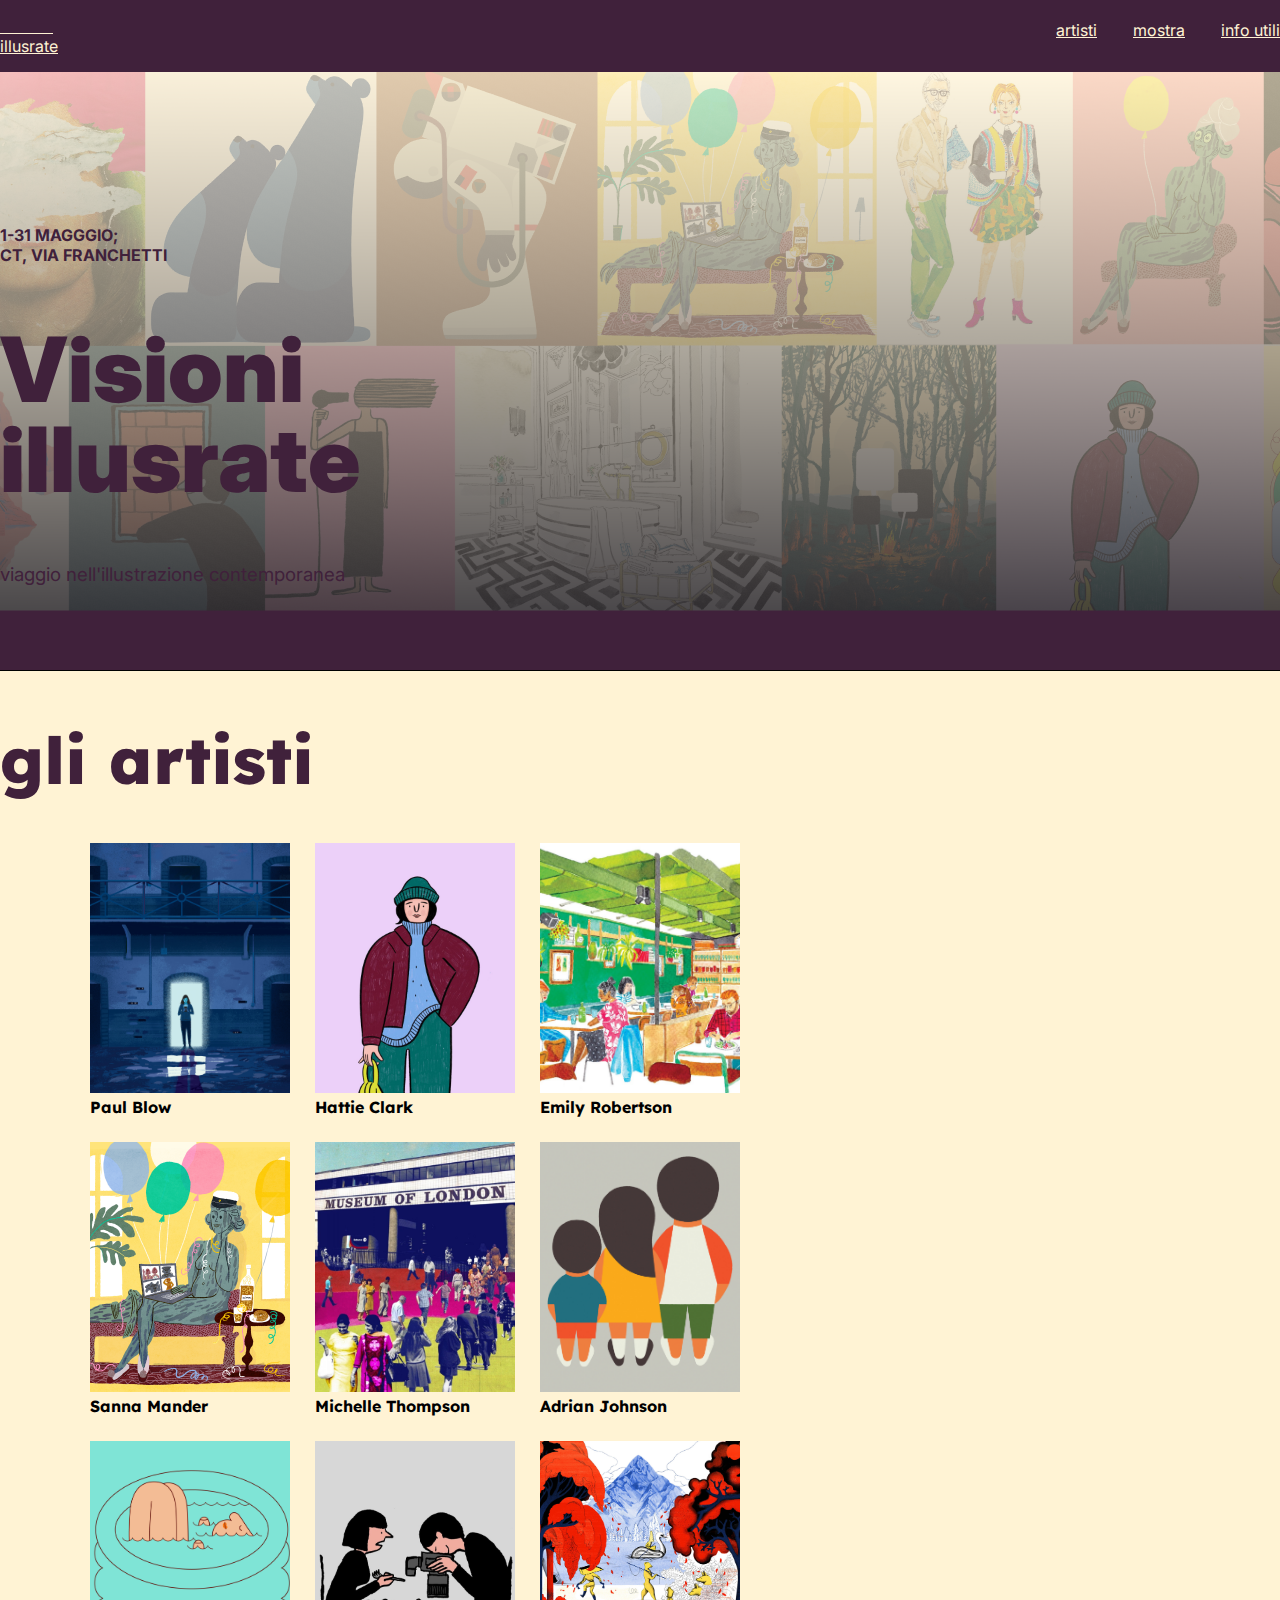
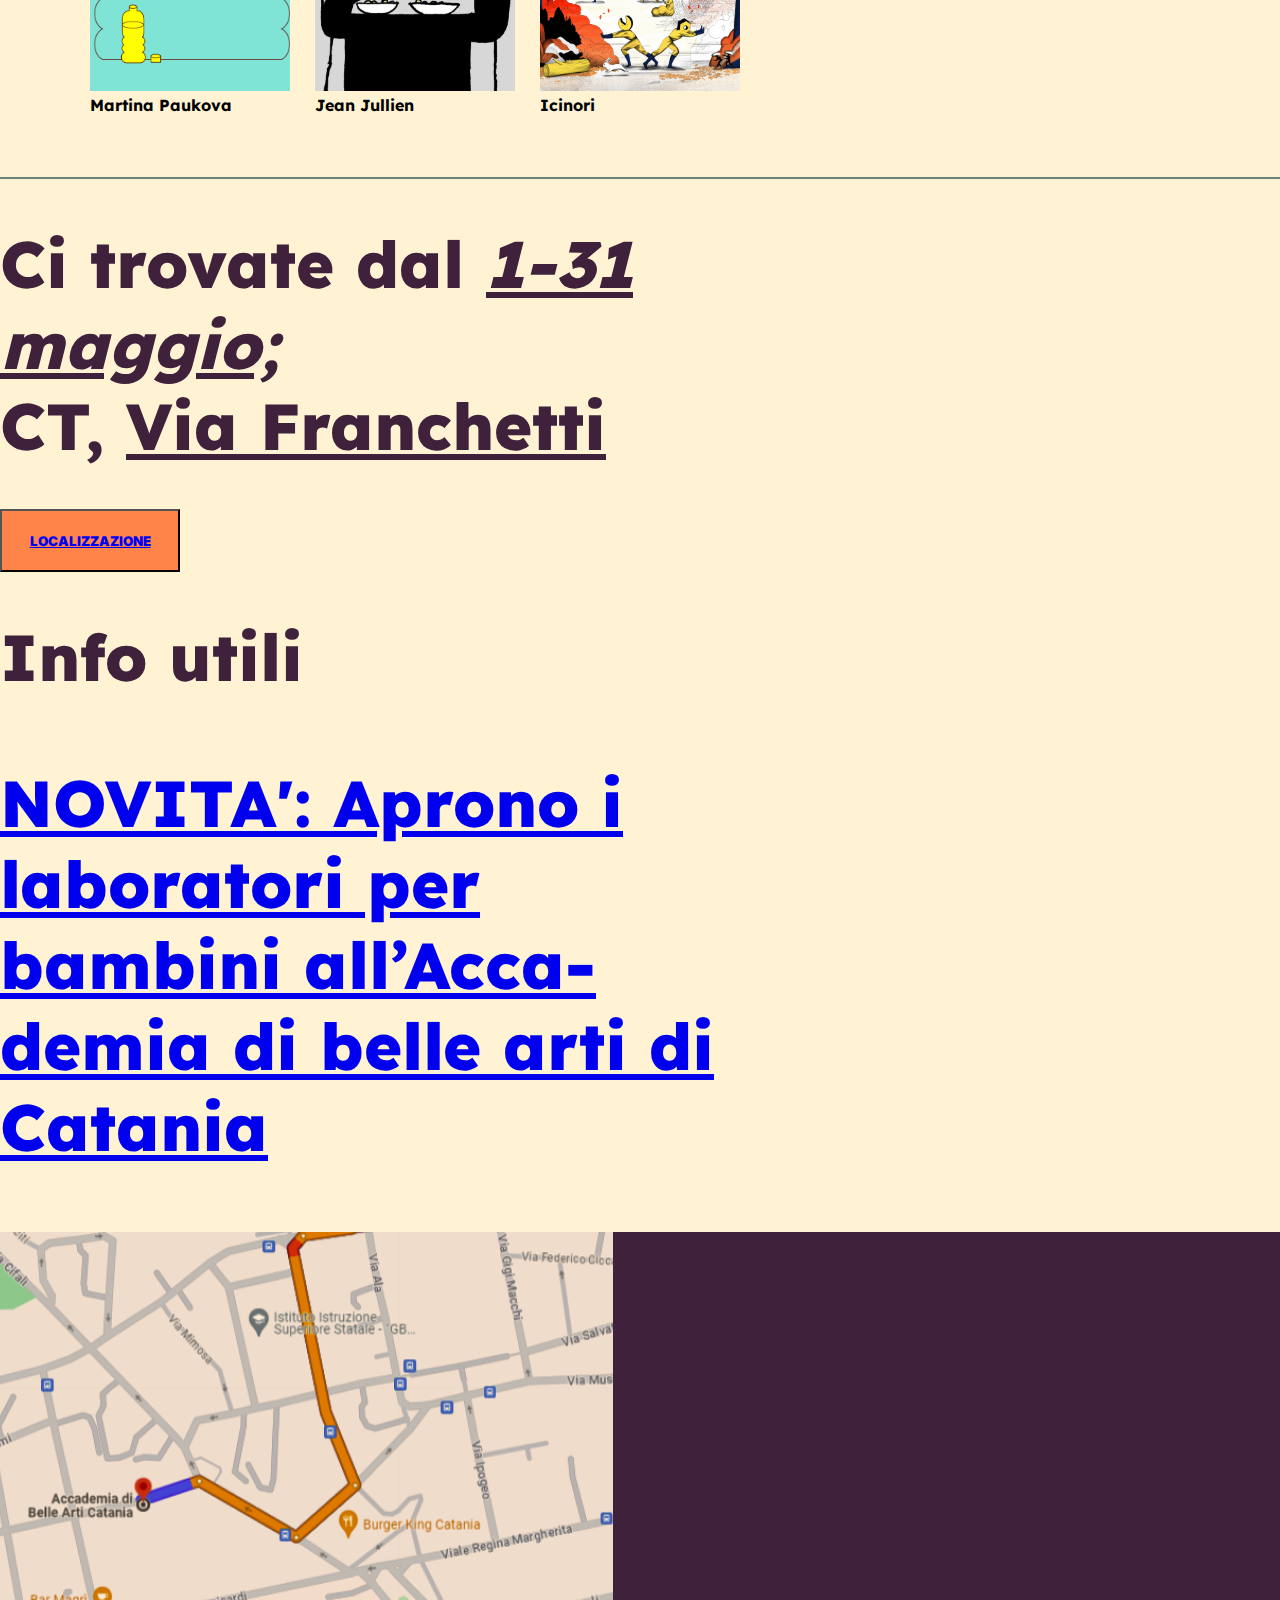
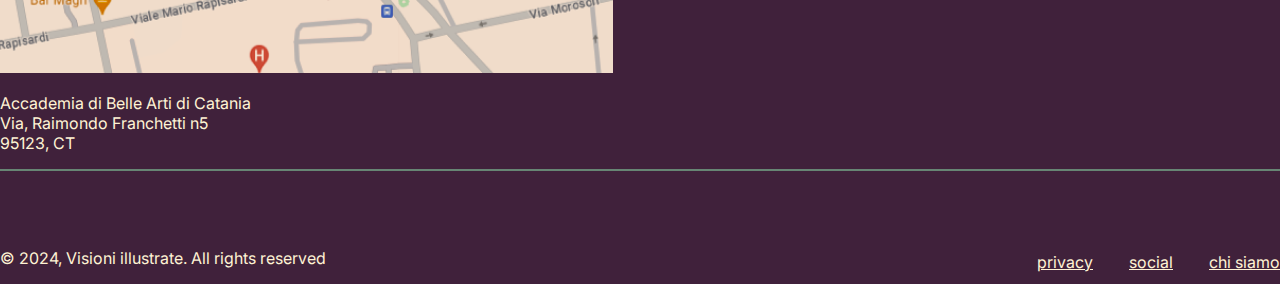
<file: index.html>
<!DOCTYPE html>
<html lang="en">
<head>
    <meta charset="UTF-8">
    <meta name="viewport" content="width=device-width, initial-scale=1.0">
    <link rel="stylesheet" href="style.css"> 
    <title>Arianne Toscano - esercitazione pratica</title>

    <!--  fonts-->
    <link rel="preconnect" href="https://fonts.googleapis.com"> 
    <link rel="preconnect" href="https://fonts.googleapis.com">
    <link rel="preconnect" href="https://fonts.gstatic.com" crossorigin>
    <!--  Lexend-->
    <link href="https://fonts.googleapis.com/css2?family=Lexend&display=swap" rel="stylesheet">
    <link href="https://fonts.googleapis.com/css2?family=Lexend:wght@800&display=swap" rel="stylesheet">
    <!--  Inter-->
    <link href="https://fonts.googleapis.com/css2?family=Inter&family=Lexend:wght@800&display=swap" rel="stylesheet">
    <link href="https://fonts.googleapis.com/css2?family=Inter:wght@500&family=Lexend:wght@800&display=swap" rel="stylesheet">
    <link href="https://fonts.googleapis.com/css2?family=Inter:wght@900&family=Lexend:wght@800&display=swap" rel="stylesheet">
    <!--  Gotu-->
    <link href="https://fonts.googleapis.com/css2?family=Gotu&family=Inter:wght@900&family=Lexend:wght@800&display=swap" rel="stylesheet">
    <!--  Merriweather Sans-->
    <link href="https://fonts.googleapis.com/css2?family=Gotu&family=Inter:wght@900&family=Lexend:wght@800&family=Merriweather+Sans:ital,wght@1,800&display=swap" rel="stylesheet">


</head>
<body>

    <header> 
        <a href="index.html"> <p class="logo"> <b>Visioni</b> <br> illusrate </p> </a>
        <nav>
            <ul>
                <li> <a href="artisti.html"> <br> artisti </a></li>
                <li> <a href="mostra.html"> <br> mostra </a></li>
                <li> <a href="infoutili.html"> <br> info utili </a></li>
            </ul>
        </nav>
    </header>


<div class="conntainer">
      <img src="img/img.png" class="copertina"> </img>  
            <div class="testata">
                    <b> 1-31 MAGGGIO; <br>
                    CT, VIA FRANCHETTI</b>
                    <h1 class="titolo"> Visioni <br> illusrate </h1>
                    <h3 class="sottotitolo"> viaggio nell'illustrazione contemporanea</h3>
            </div> 
</div>

 <h1 class="titoli"> gli artisti</h1>


    <section class="card">
                        <div class="grid"> 
                            <div> 
                                <a href="paulblow.html">
                                <img src="img/paul-blow/paulblow.jpg" width="200"></a>
                                <h4> Paul Blow </h4>
                            </div>
                            <div>
                                <a href="hattieclark.html">
                                <img src="img/hattie-clark/hattieclark.jpg" width="200"></a>
                                <h4> Hattie Clark </h4>
                            </div>
                            <div> 
                                <img src="img/artisti/emilyrobertson .jpg" width="200"> 
                                <h4> Emily Robertson </h4>
                            </div>
                            <div>
                                <img src="img/artisti/sannamander.jpg" width="200">
                                <h4> Sanna Mander </h4>
                            </div>   
                            <div>
                                <img src="img/artisti/michellethompson.jpg" width="200"> 
                                <h4> Michelle Thompson </h4>
                            </div>    
                            <div>
                                <img src="img/artisti/adrianjohnson.jpg" width="200">
                                <h4> Adrian Johnson </h4>
                            </div>
                            <div>    
                                <img src="img/artisti/martinapaukova.jpg" width="200">
                                <h4> Martina Paukova </h4>
                            </div>  
                            <div>  
                                <img src="img/artisti/jeanjullien.jpg" width="200">
                                <h4> Jean Jullien </h4>
                            </div>     
                            <div> 
                                <img src="img/artisti/icinori.jpg" width="200">
                                <h4> Icinori </h4>
                            </div> 
                        </div>
    </section>



<div>
        <br> <br> <br>
        <hr style="height:2px;border-width:0;color:#678574;background-color:#678574">

        <h1 class="titoli">
                Ci trovate dal <i> <u> 1-31 maggio; </u> </i> 
                <br> CT, <u> Via Franchetti  </u>   
        </h1>

        <button type="button" > <a href="mostra.html" > LOCALIZZAZIONE </a></button>
</div>

<div> 
        <h1 class="titoli"> Info utili
        <a href="infoutili.html"> <p> NOVITA': <u> Aprono i laboratori per bambini all’Acca-demia di belle arti di Catania </u> </p> </h1> </a>
</div>






<section class="localizzazione">
<div>
        <img src="img/localizzazione.png"> </img>
        <p class="indicazioni"> Accademia di Belle Arti di Catania <br>
            Via, Raimondo Franchetti n5 <br>
            95123, CT
        </p>

</div>
       <hr style="height:2px;border-width:0;color:#678574;background-color:#678574">
</section>

<footer> 
    
        <p> © 2024, Visioni illustrate. All rights reserved </p>
    <nav>
        <ul>
            <li> <a href="https://policies.google.com/privacy?hl=it"> <br> privacy </a></li>
            <li> <a href="https://www.instagram.com/abacatania"> <br> social </a></li>
            <li> <a href="mostra.html"> <br> chi siamo </a></li>
        </ul>
    </nav>
    
</footer>


</body>
</html>
</file>
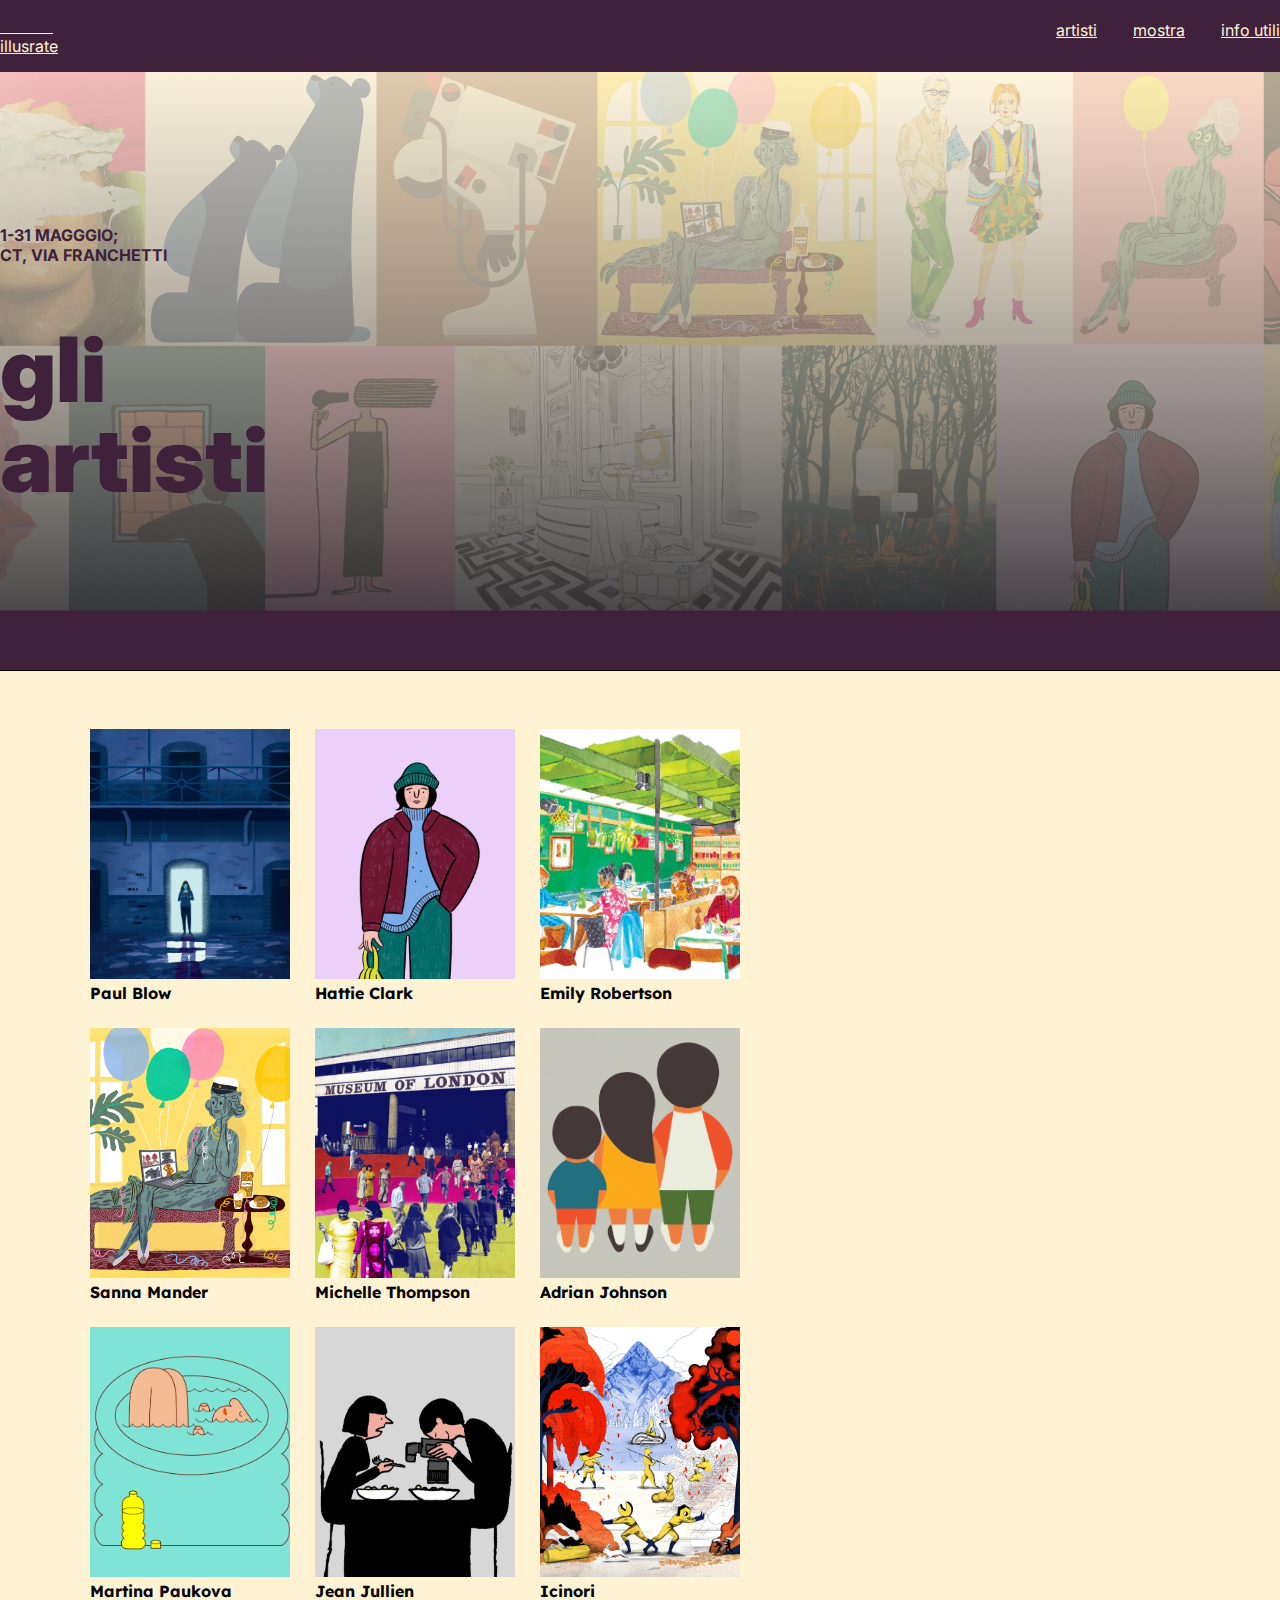
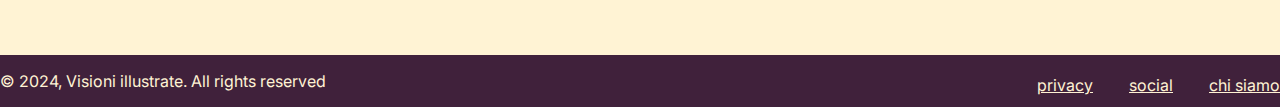
<file: artisti.html>
<!DOCTYPE html>
<html lang="en">
<head>
    <meta charset="UTF-8">
    <meta name="viewport" content="width=device-width, initial-scale=1.0">
    <link rel="stylesheet" href="style.css"> 
    <title>Arianne Toscano - esercitazione pratica</title>

    <!--  fonts-->
    <link rel="preconnect" href="https://fonts.googleapis.com"> 
    <link rel="preconnect" href="https://fonts.googleapis.com">
    <link rel="preconnect" href="https://fonts.gstatic.com" crossorigin>
    <!--  Lexend-->
    <link href="https://fonts.googleapis.com/css2?family=Lexend&display=swap" rel="stylesheet">
    <link href="https://fonts.googleapis.com/css2?family=Lexend:wght@800&display=swap" rel="stylesheet">
    <!--  Inter-->
    <link href="https://fonts.googleapis.com/css2?family=Inter&family=Lexend:wght@800&display=swap" rel="stylesheet">
    <link href="https://fonts.googleapis.com/css2?family=Inter:wght@500&family=Lexend:wght@800&display=swap" rel="stylesheet">
    <link href="https://fonts.googleapis.com/css2?family=Inter:wght@900&family=Lexend:wght@800&display=swap" rel="stylesheet">
    <!--  Gotu-->
    <link href="https://fonts.googleapis.com/css2?family=Gotu&family=Inter:wght@900&family=Lexend:wght@800&display=swap" rel="stylesheet">
    <!--  Merriweather Sans-->
    <link href="https://fonts.googleapis.com/css2?family=Gotu&family=Inter:wght@900&family=Lexend:wght@800&family=Merriweather+Sans:ital,wght@1,800&display=swap" rel="stylesheet">


</head>
<body>

    <header> 
        <a href="index.html"> <p> <b>Visioni</b> <br> illusrate </p> </a>
        <nav>
            <ul>
                <li> <a href="artisti.html"> <br> artisti </a></li>
                <li> <a href="mostra.html"> <br> mostra </a></li>
                <li> <a href="infoutili.html"> <br> info utili </a></li>
            </ul>
        </nav>
    </header>


<div class="conntainer">
        <img src="img/img.png" class="copertina"> </img>  
    <div class="testata">
            <b> 1-31 MAGGGIO; <br>
            CT, VIA FRANCHETTI</b>
            <h1 class="titolo"> gli <br> artisti </h1>
            
    </div> 
    
</div>

<br> <br> <br>
<section class="card">
    <div class="grid"> 
        <div> 
            <a href="paulblow.html">
            <img src="img/paul-blow/paulblow.jpg" width="200"></a>
            <h4> Paul Blow </h4>
        </div>
        <div>
            <a href="hattieclark.html">
            <img src="img/hattie-clark/hattieclark.jpg" width="200"></a>
            <h4> Hattie Clark </h4>
        </div>
        <div> 
            <img src="img/artisti/emilyrobertson .jpg" width="200"> 
            <h4> Emily Robertson </h4>
        </div>
        <div>
            <img src="img/artisti/sannamander.jpg" width="200">
            <h4> Sanna Mander </h4>
        </div>   
        <div>
            <img src="img/artisti/michellethompson.jpg" width="200"> 
            <h4> Michelle Thompson </h4>
        </div>    
        <div>
            <img src="img/artisti/adrianjohnson.jpg" width="200">
            <h4> Adrian Johnson </h4>
        </div>
        <div>    
            <img src="img/artisti/martinapaukova.jpg" width="200">
            <h4> Martina Paukova </h4>
        </div>  
        <div>  
            <img src="img/artisti/jeanjullien.jpg" width="200">
            <h4> Jean Jullien </h4>
        </div>     
        <div> 
            <img src="img/artisti/icinori.jpg" width="200">
            <h4> Icinori </h4>
        </div> 
    </div>

</section>
<br> <br> <br>




<footer> 
    
        <p> © 2024, Visioni illustrate. All rights reserved </p>
    <nav>
        <ul>
            <li> <a href="https://policies.google.com/privacy?hl=it"> <br> privacy </a></li>
            <li> <a href="https://www.instagram.com/abacatania"> <br> social </a></li>
            <li> <a href="mostra.html"> <br> chi siamo </a></li>
        </ul>
    </nav>
    
</footer>


</body>
</html>
</file>
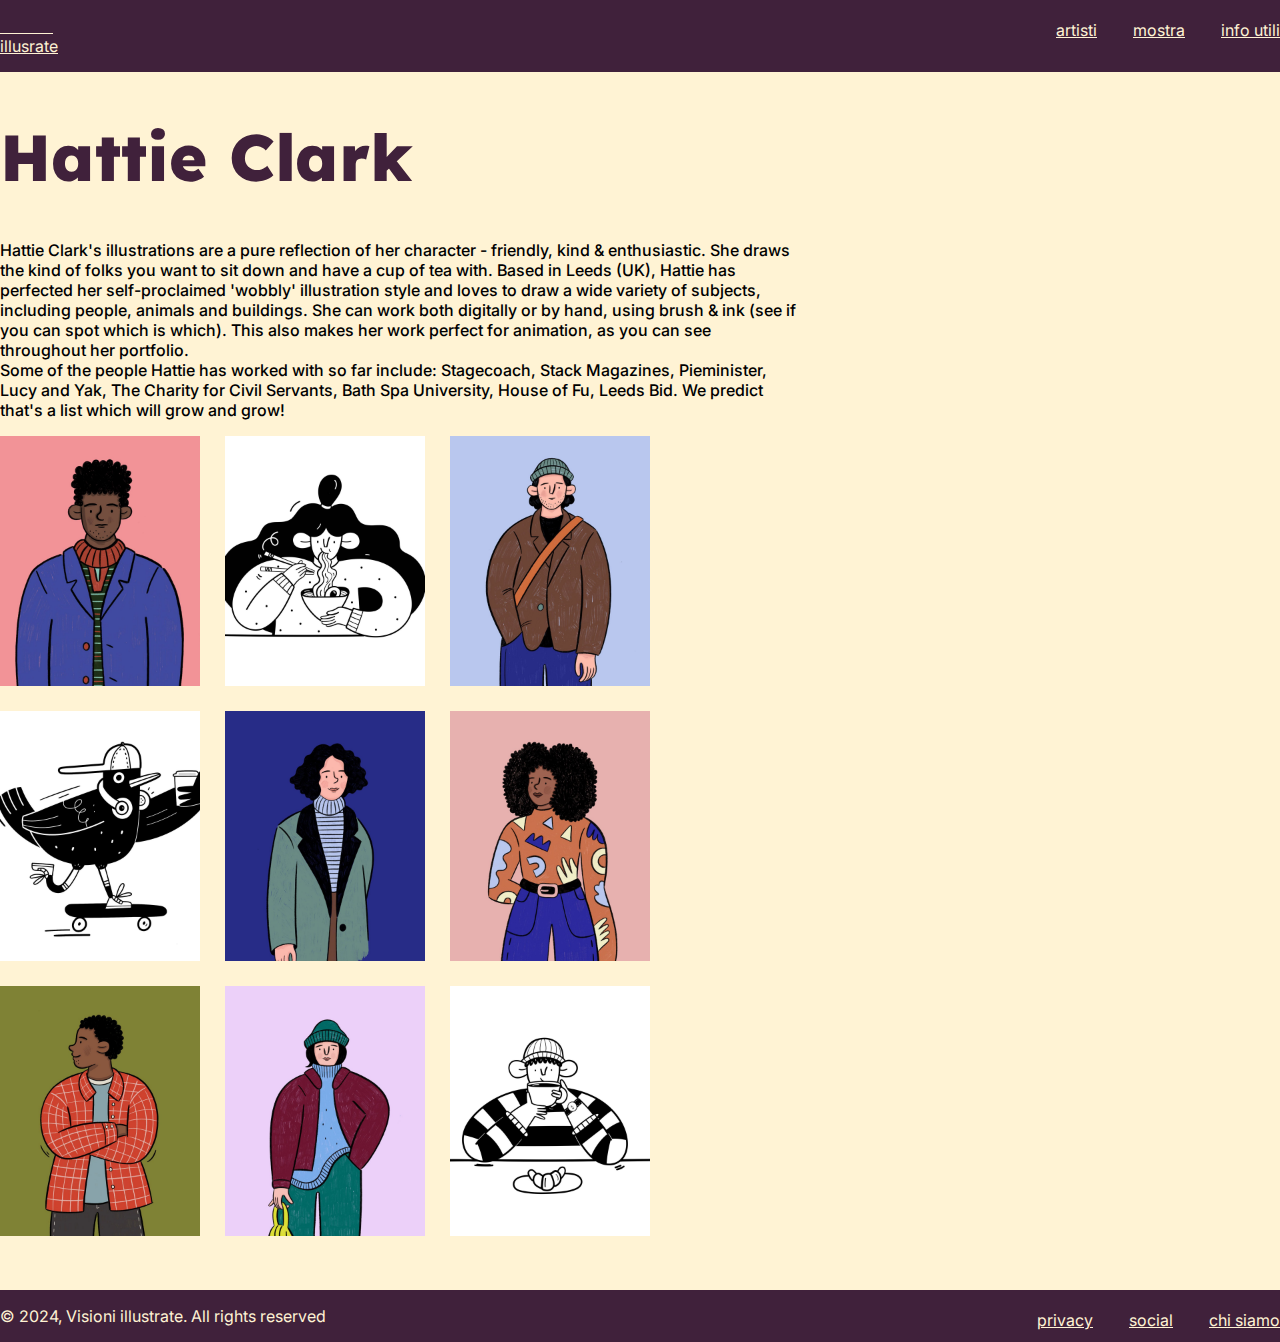
<file: hattieclark.html>
<!DOCTYPE html>
<html lang="en">
<head>
    <meta charset="UTF-8">
    <meta name="viewport" content="width=device-width, initial-scale=1.0">
    <link rel="stylesheet" href="style.css"> 
    <title>Arianne Toscano - esercitazione pratica</title>

    <!--  fonts-->
    <link rel="preconnect" href="https://fonts.googleapis.com"> 
    <link rel="preconnect" href="https://fonts.googleapis.com">
    <link rel="preconnect" href="https://fonts.gstatic.com" crossorigin>
    <!--  Lexend-->
    <link href="https://fonts.googleapis.com/css2?family=Lexend&display=swap" rel="stylesheet">
    <link href="https://fonts.googleapis.com/css2?family=Lexend:wght@800&display=swap" rel="stylesheet">
    <!--  Inter-->
    <link href="https://fonts.googleapis.com/css2?family=Inter&family=Lexend:wght@800&display=swap" rel="stylesheet">
    <link href="https://fonts.googleapis.com/css2?family=Inter:wght@500&family=Lexend:wght@800&display=swap" rel="stylesheet">
    <link href="https://fonts.googleapis.com/css2?family=Inter:wght@900&family=Lexend:wght@800&display=swap" rel="stylesheet">
    <!--  Gotu-->
    <link href="https://fonts.googleapis.com/css2?family=Gotu&family=Inter:wght@900&family=Lexend:wght@800&display=swap" rel="stylesheet">
    <!--  Merriweather Sans-->
    <link href="https://fonts.googleapis.com/css2?family=Gotu&family=Inter:wght@900&family=Lexend:wght@800&family=Merriweather+Sans:ital,wght@1,800&display=swap" rel="stylesheet">


</head>
<body>

<header> 
        <a href="index.html"> <p> <b>Visioni</b> <br> illusrate </p> </a>
        <nav>
            <ul>
                <li> <a href="artisti.html"> <br> artisti </a></li>
                <li> <a href="mostra.html"> <br> mostra </a></li>
                <li> <a href="infoutili.html"> <br> info utili </a></li>
            </ul>
        </nav>
</header>

    <main> 
         <h1 class="artista"> Hattie Clark</h1>
         <p class="descrizione"> Hattie Clark's illustrations are a pure reflection of her character - friendly, kind & enthusiastic. She draws the kind of folks you want to sit down and have a cup of tea with. Based in Leeds (UK), Hattie has perfected her self-proclaimed 'wobbly' illustration style and loves to draw a wide variety of subjects, including people, animals and buildings. She can work both digitally or by hand, using brush & ink (see if you can spot which is which). This also makes her work perfect for animation, as you can see throughout her portfolio.
        <br>
        Some of the people Hattie has worked with so far include: Stagecoach, Stack Magazines, Pieminister, Lucy and Yak, The Charity for Civil Servants, Bath Spa University, House of Fu, Leeds Bid. We predict that's a list which will grow and grow!</p>

    
        <div class="grid">
            <img src="img/hattie-clark/hc1.jpg" width="200">
            <img src="img/hattie-clark/hc2.jpg" width="200">
            <img src="img/hattie-clark/hc3.jpg" width="200">
            <img src="img/hattie-clark/hc4.jpg" width="200">
            <img src="img/hattie-clark/hc5.jpg" width="200">
            <img src="img/hattie-clark/hc6.jpg" width="200">
            <img src="img/hattie-clark/hc7.jpg"  width="200">
            <img src="img/hattie-clark/hattieclark.jpg"  width="200">
            <img src="img/hattie-clark/hc9.jpg"  width="200">
        </div>
    </main>

    <br> <br> <br>
<footer> 
    
    <p> © 2024, Visioni illustrate. All rights reserved </p>
<nav>
    <ul>
        <li> <a href="https://policies.google.com/privacy?hl=it"> <br> privacy </a></li>
        <li> <a href="https://www.instagram.com/abacatania"> <br> social </a></li>
        <li> <a href="mostra.html"> <br> chi siamo </a></li>
    </ul>
</nav>

</footer>

</body>
</html>
</file>
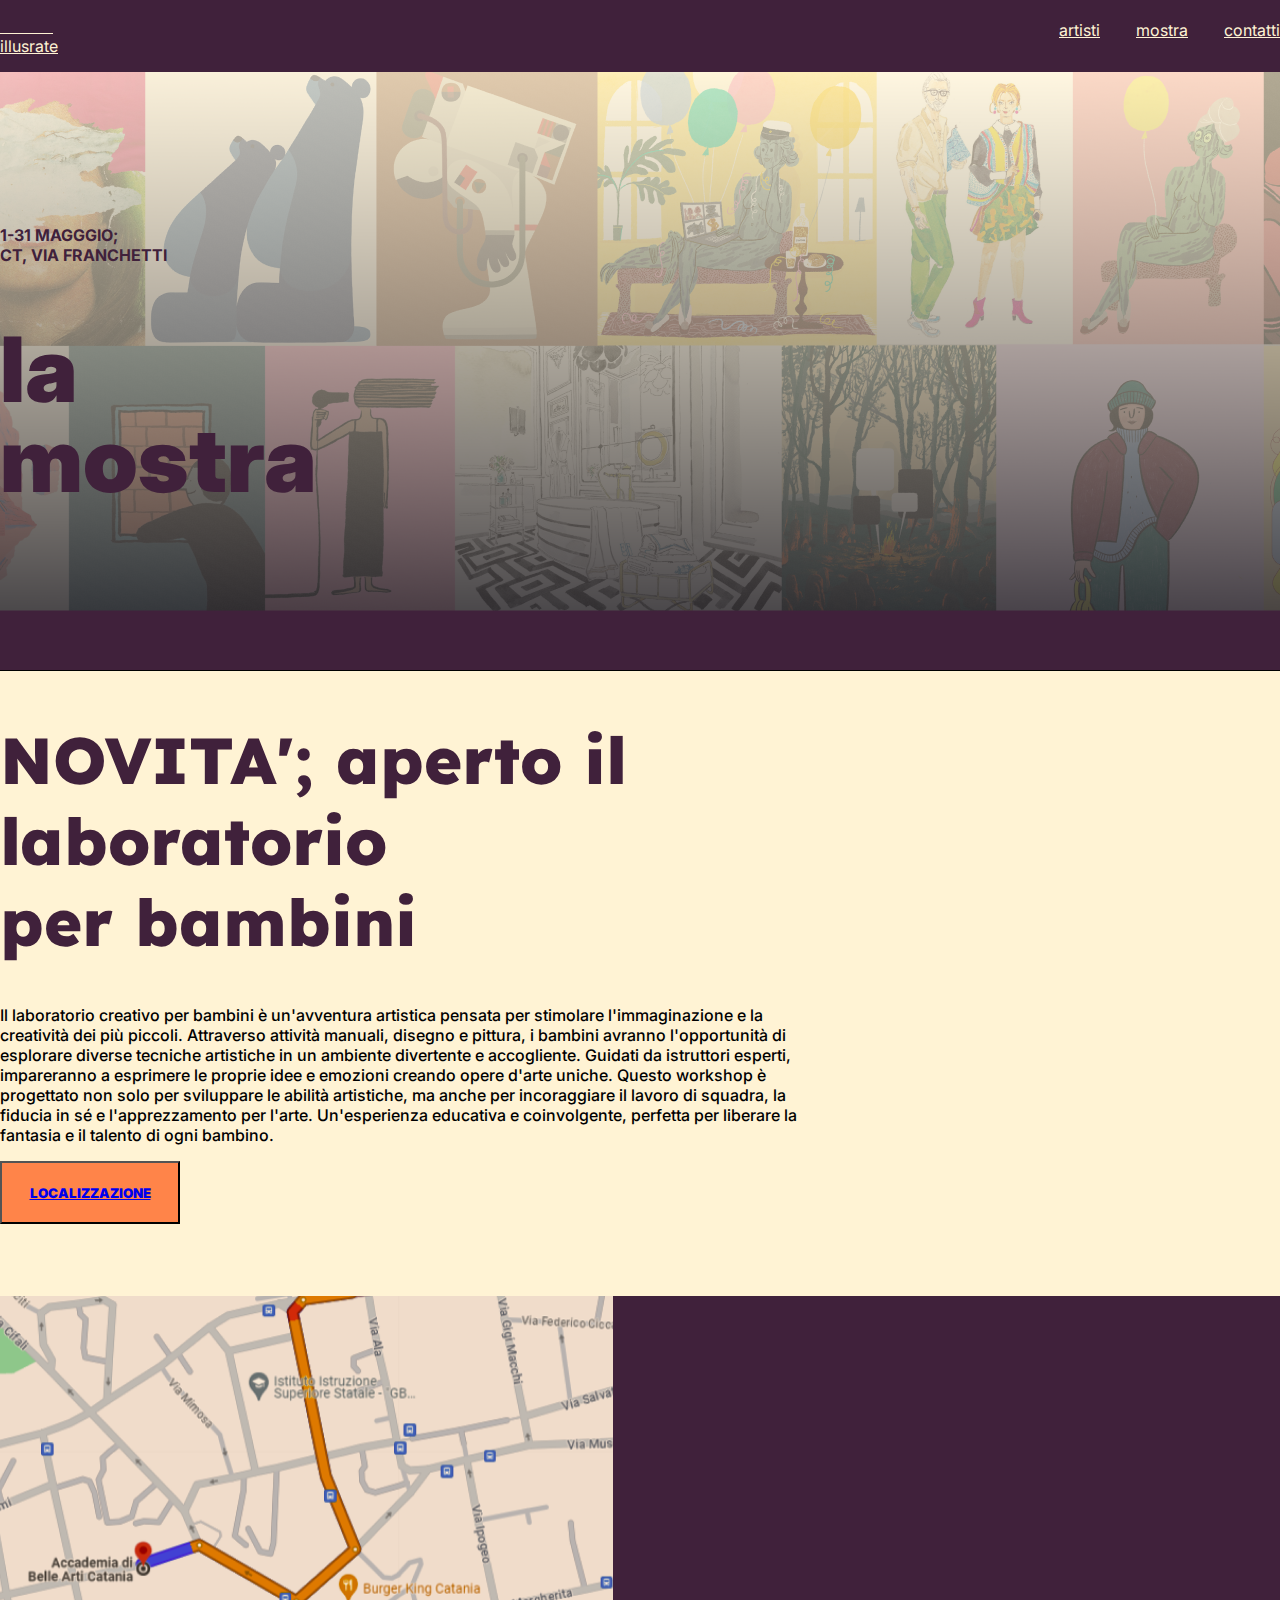
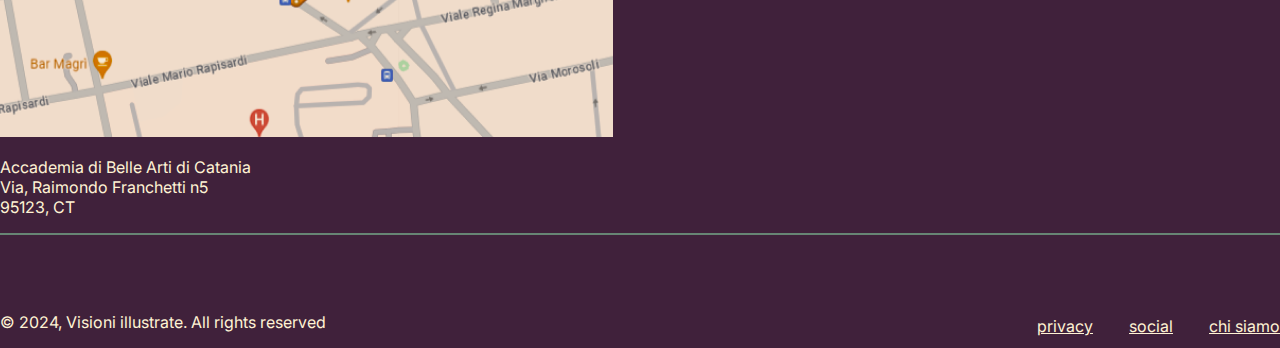
<file: info utili.html>
<!DOCTYPE html>
<html lang="en">
<head>
    <meta charset="UTF-8">
    <meta name="viewport" content="width=device-width, initial-scale=1.0">
    <link rel="stylesheet" href="style.css"> 
    <title>Arianne Toscano - esercitazione pratica</title>

    <!--  fonts-->
    <link rel="preconnect" href="https://fonts.googleapis.com"> 
    <link rel="preconnect" href="https://fonts.googleapis.com">
    <link rel="preconnect" href="https://fonts.gstatic.com" crossorigin>
    <!--  Lexend-->
    <link href="https://fonts.googleapis.com/css2?family=Lexend&display=swap" rel="stylesheet">
    <link href="https://fonts.googleapis.com/css2?family=Lexend:wght@800&display=swap" rel="stylesheet">
    <!--  Inter-->
    <link href="https://fonts.googleapis.com/css2?family=Inter&family=Lexend:wght@800&display=swap" rel="stylesheet">
    <link href="https://fonts.googleapis.com/css2?family=Inter:wght@500&family=Lexend:wght@800&display=swap" rel="stylesheet">
    <link href="https://fonts.googleapis.com/css2?family=Inter:wght@900&family=Lexend:wght@800&display=swap" rel="stylesheet">
    <!--  Gotu-->
    <link href="https://fonts.googleapis.com/css2?family=Gotu&family=Inter:wght@900&family=Lexend:wght@800&display=swap" rel="stylesheet">
    <!--  Merriweather Sans-->
    <link href="https://fonts.googleapis.com/css2?family=Gotu&family=Inter:wght@900&family=Lexend:wght@800&family=Merriweather+Sans:ital,wght@1,800&display=swap" rel="stylesheet">


</head>
<body>

    <header> 
        <a href="index.html"> <p> <b>Visioni</b> <br> illusrate </p> </a>
        <nav>
            <ul>
                <li> <a href="artisti.html"> <br> artisti </a></li>
                <li> <a href="mostra.html"> <br> mostra </a></li>
                <li> <a href="mostra.html"> <br> contatti </a></li>
            </ul>
        </nav>
    </header>

    <div class="conntainer">
        <img src="img/img.png" class="copertina"> </img>  
      <div class="testata">
                <b> 1-31 MAGGGIO; <br>
              CT, VIA FRANCHETTI</b>
              <h1 class="titolo"> la <br> mostra </h1>
              
      </div> 
      
  </div>
  

 
    <section>
    <h1 class="titoli"> NOVITA'; aperto il laboratorio <br> per bambini </h1>
    <p class="descrizione"> Il laboratorio creativo per bambini è un'avventura artistica pensata per stimolare l'immaginazione e la creatività dei più piccoli. Attraverso attività manuali, disegno e pittura, i bambini avranno l'opportunità di esplorare diverse tecniche artistiche in un ambiente divertente e accogliente. Guidati da istruttori esperti, impareranno a esprimere le proprie idee e emozioni creando opere d'arte uniche. Questo workshop è progettato non solo per sviluppare le abilità artistiche, ma anche per incoraggiare il lavoro di squadra, la fiducia in sé e l'apprezzamento per l'arte. Un'esperienza educativa e coinvolgente, perfetta per liberare la fantasia e il talento di ogni bambino. </p>
    <button type="button" > <a href="mostra.html" > LOCALIZZAZIONE </a></button>
    </section>
    <br> <br> <br> <br>

    <section class="localizzazione">
        <div>
                <img src="img/localizzazione.png"> </img>
                <p class="indicazioni"> Accademia di Belle Arti di Catania <br>
                    Via, Raimondo Franchetti n5 <br>
                    95123, CT
                </p>
        
        </div>
               <hr style="height:2px;border-width:0;color:#678574;background-color:#678574">
        </section>




<footer> 
    
        <p> © 2024, Visioni illustrate. All rights reserved </p>
    <nav>
        <ul>
            <li> <a href="value"> <br> privacy </a></li>
            <li> <a href="value"> <br> social </a></li>
            <li> <a href="value"> <br> chi siamo </a></li>
        </ul>
    </nav>
    
</footer>


</body>
</html>
</file>
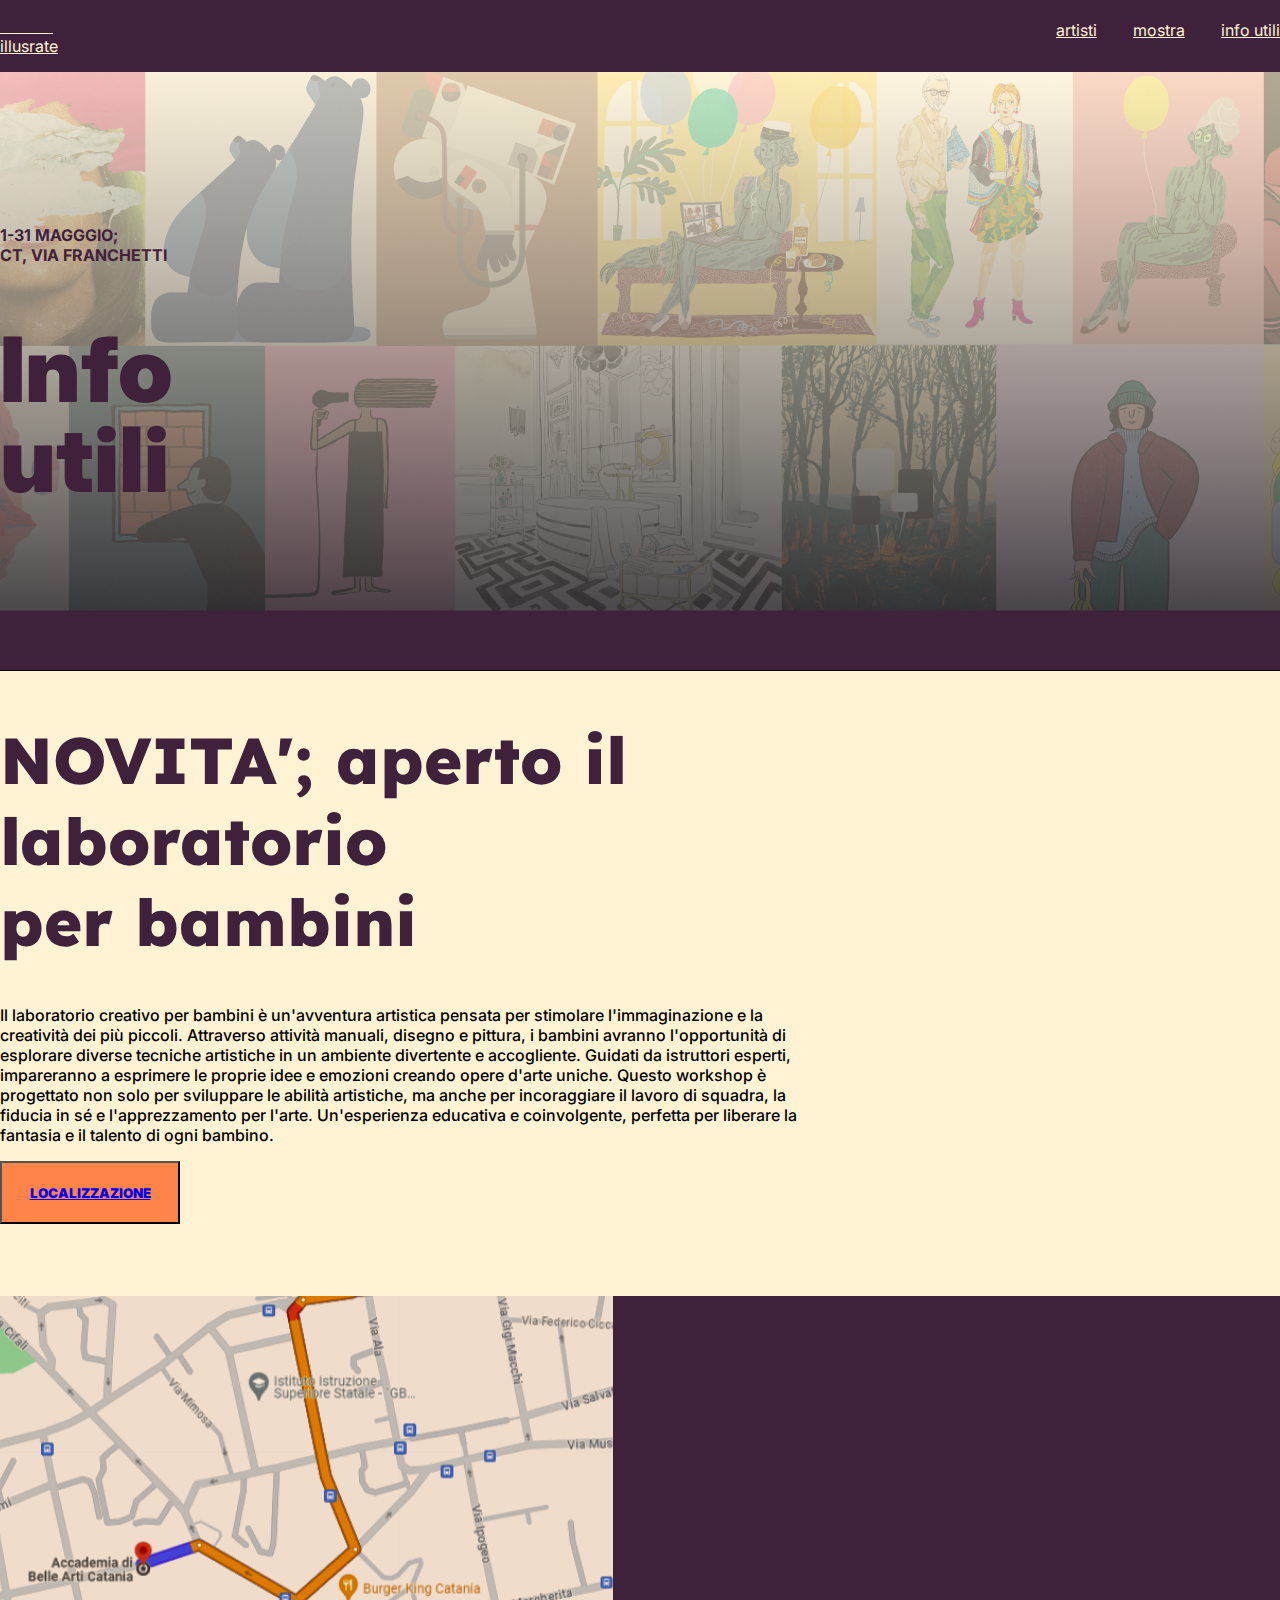
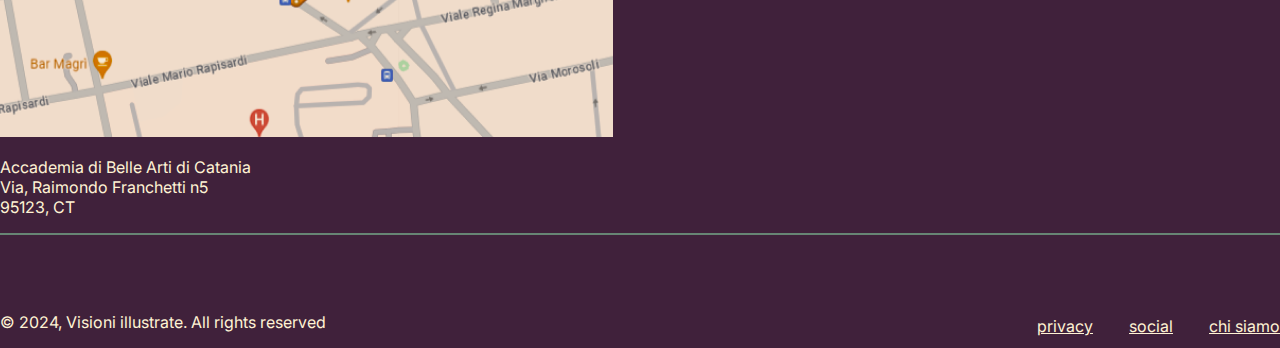
<file: infoutili.html>
<!DOCTYPE html>
<html lang="en">
<head>
    <meta charset="UTF-8">
    <meta name="viewport" content="width=device-width, initial-scale=1.0">
    <link rel="stylesheet" href="style.css"> 
    <title>Arianne Toscano - esercitazione pratica</title>

    <!--  fonts-->
    <link rel="preconnect" href="https://fonts.googleapis.com"> 
    <link rel="preconnect" href="https://fonts.googleapis.com">
    <link rel="preconnect" href="https://fonts.gstatic.com" crossorigin>
    <!--  Lexend-->
    <link href="https://fonts.googleapis.com/css2?family=Lexend&display=swap" rel="stylesheet">
    <link href="https://fonts.googleapis.com/css2?family=Lexend:wght@800&display=swap" rel="stylesheet">
    <!--  Inter-->
    <link href="https://fonts.googleapis.com/css2?family=Inter&family=Lexend:wght@800&display=swap" rel="stylesheet">
    <link href="https://fonts.googleapis.com/css2?family=Inter:wght@500&family=Lexend:wght@800&display=swap" rel="stylesheet">
    <link href="https://fonts.googleapis.com/css2?family=Inter:wght@900&family=Lexend:wght@800&display=swap" rel="stylesheet">
    <!--  Gotu-->
    <link href="https://fonts.googleapis.com/css2?family=Gotu&family=Inter:wght@900&family=Lexend:wght@800&display=swap" rel="stylesheet">
    <!--  Merriweather Sans-->
    <link href="https://fonts.googleapis.com/css2?family=Gotu&family=Inter:wght@900&family=Lexend:wght@800&family=Merriweather+Sans:ital,wght@1,800&display=swap" rel="stylesheet">


</head>
<body>

    <header> 
        <a href="index.html"> <p> <b>Visioni</b> <br> illusrate </p> </a>
        <nav>
            <ul>
                <li> <a href="artisti.html"> <br> artisti </a></li>
                <li> <a href="mostra.html"> <br> mostra </a></li>
                <li> <a href="infoutili.html"> <br> info utili </a></li>
            </ul>
        </nav>
    </header>

    <div class="conntainer">
        <img src="img/img.png" class="copertina"> </img>  
      <div class="testata">
                <b> 1-31 MAGGGIO; <br>
              CT, VIA FRANCHETTI</b>
              <h1 class="titolo"> Info <br> utili </h1>
              
      </div> 
      
  </div>
  

 
    <section>
    <h1 class="titoli"> NOVITA'; aperto il laboratorio <br> per bambini </h1>
    <p class="descrizione"> Il laboratorio creativo per bambini è un'avventura artistica pensata per stimolare l'immaginazione e la creatività dei più piccoli. Attraverso attività manuali, disegno e pittura, i bambini avranno l'opportunità di esplorare diverse tecniche artistiche in un ambiente divertente e accogliente. Guidati da istruttori esperti, impareranno a esprimere le proprie idee e emozioni creando opere d'arte uniche. Questo workshop è progettato non solo per sviluppare le abilità artistiche, ma anche per incoraggiare il lavoro di squadra, la fiducia in sé e l'apprezzamento per l'arte. Un'esperienza educativa e coinvolgente, perfetta per liberare la fantasia e il talento di ogni bambino. </p>
    <button type="button" > <a href="mostra.html" > LOCALIZZAZIONE </a></button>
    </section>
    <br> <br> <br> <br>

    <section class="localizzazione">
        <div>
                <img src="img/localizzazione.png"> </img>
                <p class="indicazioni"> Accademia di Belle Arti di Catania <br>
                    Via, Raimondo Franchetti n5 <br>
                    95123, CT
                </p>
        
        </div>
               <hr style="height:2px;border-width:0;color:#678574;background-color:#678574">
        </section>




<footer> 
    
        <p> © 2024, Visioni illustrate. All rights reserved </p>
    <nav>
        <ul>
            <li> <a href="https://policies.google.com/privacy?hl=it"> <br> privacy </a></li>
            <li> <a href="https://www.instagram.com/abacatania"> <br> social </a></li>
            <li> <a href="mostra.html"> <br> chi siamo </a></li>
        </ul>
    </nav>
    
</footer>


</body>
</html>
</file>
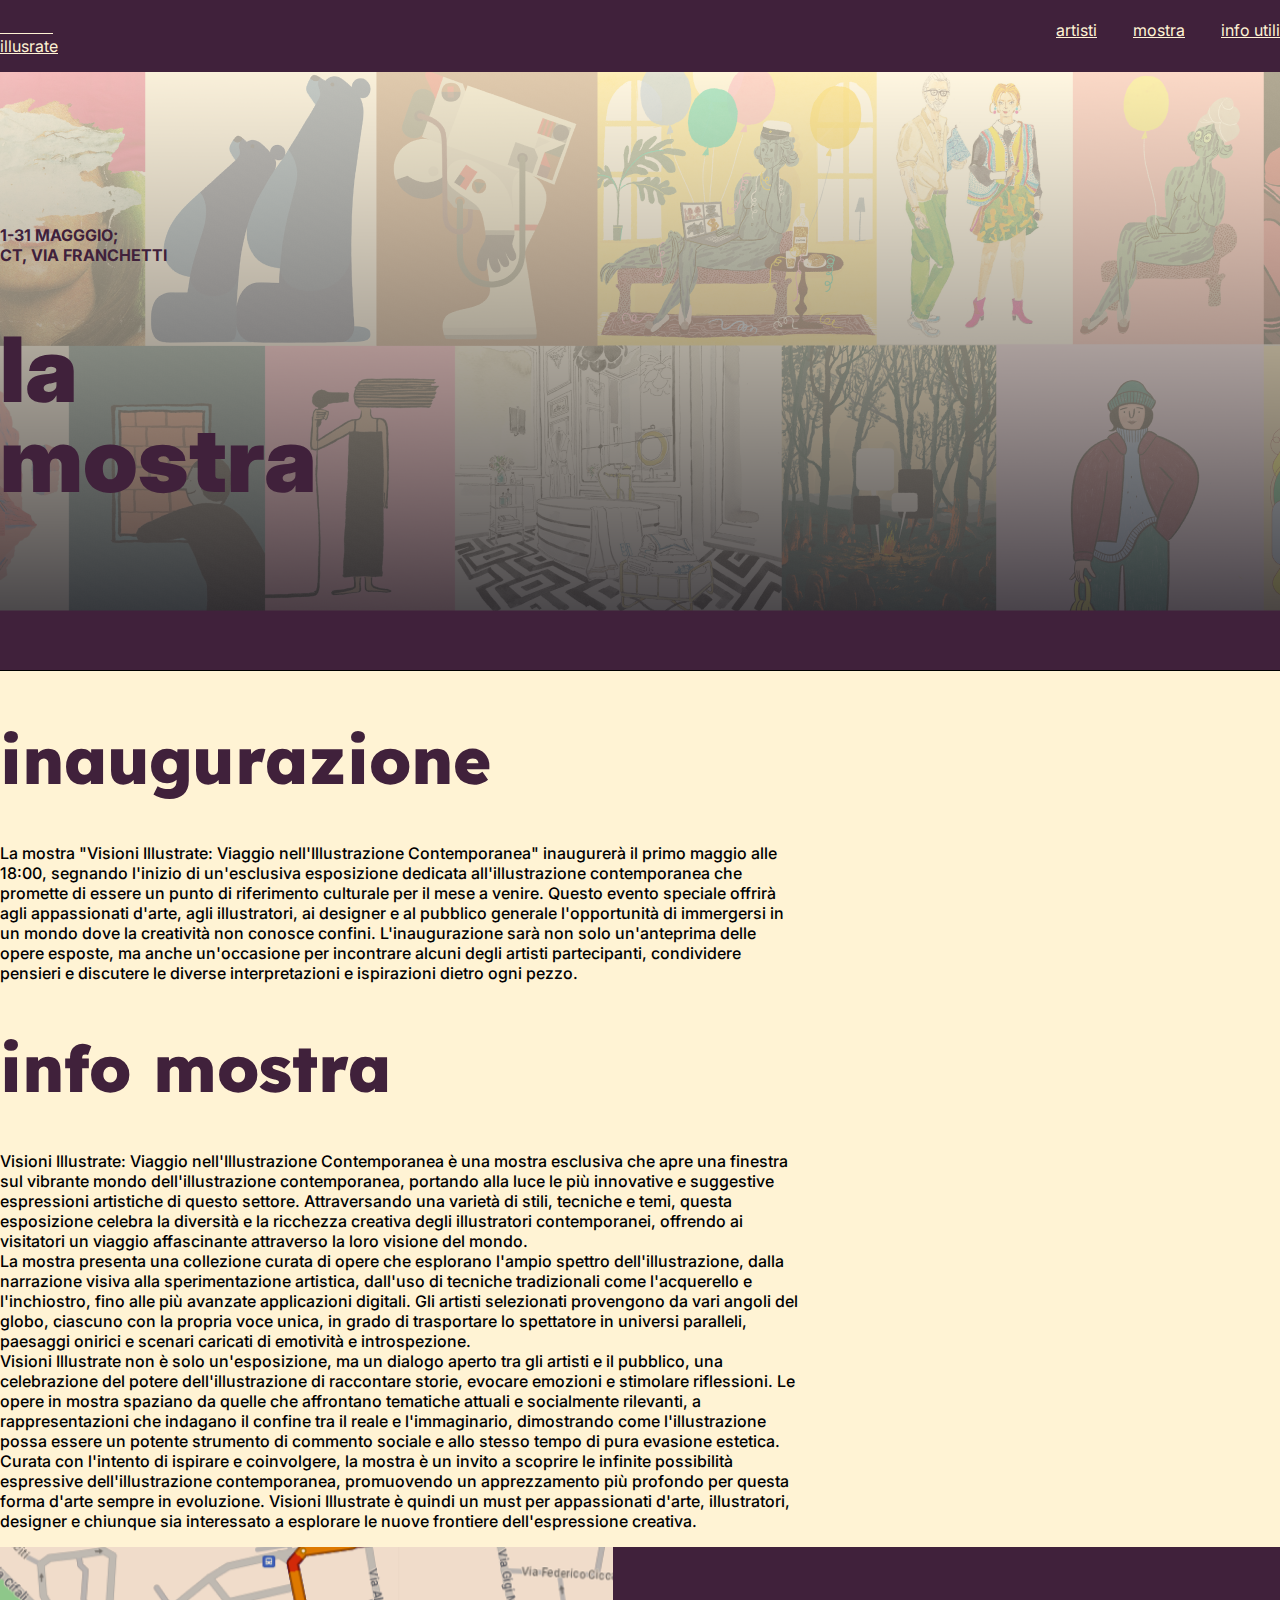
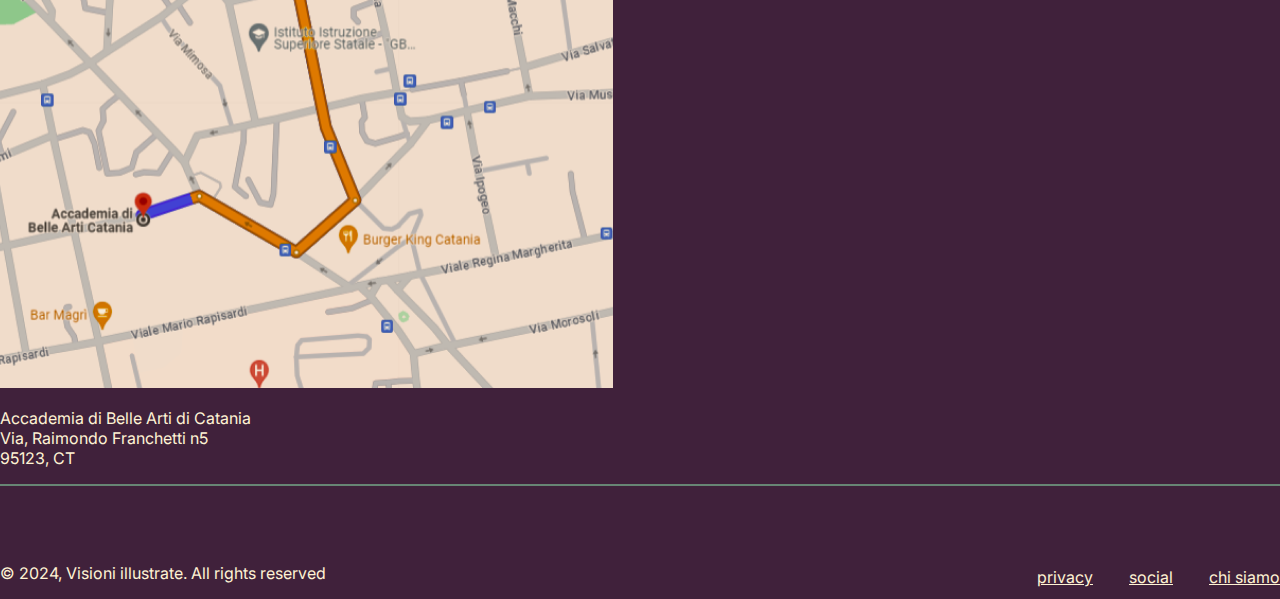
<file: mostra.html>
<!DOCTYPE html>
<html lang="en">
<head>
    <meta charset="UTF-8">
    <meta name="viewport" content="width=device-width, initial-scale=1.0">
    <link rel="stylesheet" href="style.css"> 
    <title>Arianne Toscano - esercitazione pratica</title>

    <!--  fonts-->
    <link rel="preconnect" href="https://fonts.googleapis.com"> 
    <link rel="preconnect" href="https://fonts.googleapis.com">
    <link rel="preconnect" href="https://fonts.gstatic.com" crossorigin>
    <!--  Lexend-->
    <link href="https://fonts.googleapis.com/css2?family=Lexend&display=swap" rel="stylesheet">
    <link href="https://fonts.googleapis.com/css2?family=Lexend:wght@800&display=swap" rel="stylesheet">
    <!--  Inter-->
    <link href="https://fonts.googleapis.com/css2?family=Inter&family=Lexend:wght@800&display=swap" rel="stylesheet">
    <link href="https://fonts.googleapis.com/css2?family=Inter:wght@500&family=Lexend:wght@800&display=swap" rel="stylesheet">
    <link href="https://fonts.googleapis.com/css2?family=Inter:wght@900&family=Lexend:wght@800&display=swap" rel="stylesheet">
    <!--  Gotu-->
    <link href="https://fonts.googleapis.com/css2?family=Gotu&family=Inter:wght@900&family=Lexend:wght@800&display=swap" rel="stylesheet">
    <!--  Merriweather Sans-->
    <link href="https://fonts.googleapis.com/css2?family=Gotu&family=Inter:wght@900&family=Lexend:wght@800&family=Merriweather+Sans:ital,wght@1,800&display=swap" rel="stylesheet">


</head>
<body>

    <header> 
        <a href="index.html"> <p> <b>Visioni</b> <br> illusrate </p> </a>
        <nav>
            <ul>
                <li> <a href="artisti.html"> <br> artisti </a></li>
                <li> <a href="mostra.html"> <br> mostra </a></li>
                <li> <a href="infoutili.html"> <br> info utili </a></li>
            </ul>
        </nav>
    </header>

    <div class="conntainer">
        <img src="img/img.png" class="copertina"> </img>  
      <div class="testata">
                <b> 1-31 MAGGGIO; <br>
              CT, VIA FRANCHETTI</b>
              <h1 class="titolo"> la <br> mostra </h1>
              
      </div> 
      
  </div>
  

 
    <section>
    <h1 class="titoli"> inaugurazione </h1>
    <p class="descrizione"> La mostra "Visioni Illustrate: Viaggio nell'Illustrazione Contemporanea" inaugurerà il primo maggio alle 18:00, segnando l'inizio di un'esclusiva esposizione dedicata all'illustrazione contemporanea che promette di essere un punto di riferimento culturale per il mese a venire. Questo evento speciale offrirà agli appassionati d'arte, agli illustratori, ai designer e al pubblico generale l'opportunità di immergersi in un mondo dove la creatività non conosce confini. L'inaugurazione sarà non solo un'anteprima delle opere esposte, ma anche un'occasione per incontrare alcuni degli artisti partecipanti, condividere pensieri e discutere le diverse interpretazioni e ispirazioni dietro ogni pezzo. </p>
    <h1 class="titoli"> info mostra </h1>
    <p class="descrizione"> Visioni Illustrate: Viaggio nell'Illustrazione Contemporanea è una mostra esclusiva che apre una finestra sul vibrante mondo dell'illustrazione contemporanea, portando alla luce le più innovative e suggestive espressioni artistiche di questo settore. Attraversando una varietà di stili, tecniche e temi, questa esposizione celebra la diversità e la ricchezza creativa degli illustratori contemporanei, offrendo ai visitatori un viaggio affascinante attraverso la loro visione del mondo.
    <br>
    La mostra presenta una collezione curata di opere che esplorano l'ampio spettro dell'illustrazione, dalla narrazione visiva alla sperimentazione artistica, dall'uso di tecniche tradizionali come l'acquerello e l'inchiostro, fino alle più avanzate applicazioni digitali. Gli artisti selezionati provengono da vari angoli del globo, ciascuno con la propria voce unica, in grado di trasportare lo spettatore in universi paralleli, paesaggi onirici e scenari caricati di emotività e introspezione.
    <br>  
    Visioni Illustrate non è solo un'esposizione, ma un dialogo aperto tra gli artisti e il pubblico, una celebrazione del potere dell'illustrazione di raccontare storie, evocare emozioni e stimolare riflessioni. Le opere in mostra spaziano da quelle che affrontano tematiche attuali e socialmente rilevanti, a rappresentazioni che indagano il confine tra il reale e l'immaginario, dimostrando come l'illustrazione possa essere un potente strumento di commento sociale e allo stesso tempo di pura evasione estetica.
    <br>  
    Curata con l'intento di ispirare e coinvolgere, la mostra è un invito a scoprire le infinite possibilità espressive dell'illustrazione contemporanea, promuovendo un apprezzamento più profondo per questa forma d'arte sempre in evoluzione. Visioni Illustrate è quindi un must per appassionati d'arte, illustratori, designer e chiunque sia interessato a esplorare le nuove frontiere dell'espressione creativa.</p>
    </section>

    <section class="localizzazione">
        <div>
                <img src="img/localizzazione.png"> </img>
                <p class="indicazioni"> Accademia di Belle Arti di Catania <br>
                    Via, Raimondo Franchetti n5 <br>
                    95123, CT
                </p>
        
        </div>
               <hr style="height:2px;border-width:0;color:#678574;background-color:#678574">
        </section>




<footer> 
    
        <p> © 2024, Visioni illustrate. All rights reserved </p>
    <nav>
        <ul>
            <li> <a href="https://policies.google.com/privacy?hl=it"> <br> privacy </a></li>
            <li> <a href="https://www.instagram.com/abacatania"> <br> social </a></li>
            <li> <a href="mostra.html"> <br> chi siamo </a></li>
        </ul>
    </nav>
    
</footer>


</body>
</html>
</file>
<file: style.css>
/* Lexend  EXTRA BOLD

.lexend-<uniquifier> {
  font-family: "Lexend", sans-serif;
  font-optical-sizing: auto;
  font-weight: 800;
  font-style: normal;
}

Lexend  Regular
.lexend-<uniquifier> {
  font-family: "Lexend", sans-serif;
  font-optical-sizing: auto;
  font-weight: 400;
  font-style: normal;
}


Innter Regular
.inter-<uniquifier> {
  font-family: "Inter", sans-serif;
  font-optical-sizing: auto;
  font-weight: 400;
  font-style: normal;
  font-variation-settings:
    "slnt" 0;
}

Innter Medium
.inter-<uniquifier> {
  font-family: "Inter", sans-serif;
  font-optical-sizing: auto;
  font-weight: 500;
  font-style: normal;
  font-variation-settings:
    "slnt" 0;
}

Innter Black
.inter {
    font-family: "Inter", sans-serif;
    font-optical-sizing: auto;
    font-weight: 900;
    font-style: normal;
    font-variation-settings:
      "slnt" 0;
  }


Gotu regular

.gotu-regular {
  font-family: "Gotu", sans-serif;
  font-weight: 400;
  font-style: normal;
}

Merriweather Sans
.merriweather-sans-<uniquifier> {
  font-family: "Merriweather Sans", sans-serif;
  font-optical-sizing: auto;
  font-weight: 800;
  font-style: italic;
}

*/ 

* {
    padding: auto;
}


body {
      background-color: #FFF3D4;
      margin: 0;

}


header {
        max-width: 1440px;
        max-height: 94px;
        background-color: #40213B; ;
        color: #FFF3D4;
        margin: auto;
        display: flex;
        justify-content: space-between;
}


header nav ul{
                margin: 0;
                padding; 0;
                list-style: none;
                display: flex;
                gap: 36px

}

header p, .logo {
            color: #FFF3D4;
}

header p, nav, footer p, nav {
                                font-family: Inter;
                                color: #FFF3D4;
}

.testata, b {
               font-family: Inter;
               color: #40213B;
}

.container {
            position: relative;
            width: 90%;
            margin:0;
            padding: 0;
}

.titolo, .sottotitolo {
  line-height: 1;
}

.container copertina {
  width: 100%;
}

.testata {
          position: absolute;
          top: 25%;
          width: 90%;
          text-align: left;
          gap: 10px;
}

img.copertina {
                background-image: auto;
                max-width: 1440px;
}

h1.titolo {
            font-size: 90px;
} 


h1.titolo {
  font-family: "Inter", sans-serif;
  font-optical-sizing: auto;
  font-weight: 900;
  font-style: normal;
  font-variation-settings: "slnt" 0;
}


h3.sottotitolo {
  font-family: "Inter", sans-serif;
  font-optical-sizing: auto;
  font-weight: 400;
  font-style: normal;
  font-variation-settings:"slnt" 0;
}

.titoli, .artista {
  font-family: "Lexend", sans-serif;
  font-optical-sizing: auto;
  font-weight: 800;
  font-style: normal;
  font-size: 65px;
  color: #40213B;
}

.card {
  font-family: "Lexend", sans-serif;
  font-weight: 300px;
  font-style: normal;
  color: #000000; 
}

section.card {
  display: grid;
  grid-template-columns: repeat(3, 3fr);
  max-width: 1100px;
  margin: auto;
  gap: 100px;
}

section.card h4 {
      margin:0;
      paddong: 2px, 0;
}

section.card img, .grid img {
      height: 250px;
      width 100%;
      object-fit: cover;
}

.localizzazione {
                background-color: #40213B;
                width: 1440px ;
                height: 600px;
}

.indicazioni {
          font-family: Inter;
          color: #FFF3D4;
          
}

.indicazioni {
              top: 50%;
              width: 80%;              
}

section.hr {
            position: absolute;
}

button { /* BUTTON SQUARE*/
        background-color: #FF8449;
        width: 180px;
        height: 63px;
        size: 70%;
        
}

button { /* BUTTON FONTS*/
        color: #40213B;
        font-family: "Inter", sans-serif;
        font-optical-sizing: auto;
        font-weight: 900;
        font-style: normal;
        font-variation-settings:
        "slnt" 0;
}


header a, footer a { 
           color: #FFF3D4;
}


img.card {
        max-width: 50%;

}
 
.grid {
        max-width: 100%;


}


section.card {
              display: grid;
              grid-template-columns: repeat(3, 1fr);
}




.grid {
  display: grid;
  grid-template-columns: repeat(3, 1fr);
  gap: 25px;
  max-width: 20%;
}

@media (max-width:600px) {
  .grid {
      grid-template-columns: repeat(3, 1fr);
  }
}

.descrizione {
                  font-family: "Inter", sans-serif;
                  font-optical-sizing: auto;
                  font-weight: 500;
                  font-style: normal;
                  font-variation-settings:
}

footer {
        max-width: 1440px ;
        max-height: 94px;
        background-color: #40213B; ;
        margin: auto;
        display: flex;
        justify-content: space-between;
}


footer nav ul{
                margin: 0;
                padding; 0;
                list-style: none;
                display: flex;
                gap: 36px;
}

p, h1, h2, h3, h4, h5 {
  width: 90%;
  max-width: 800px;
 }
</file>
